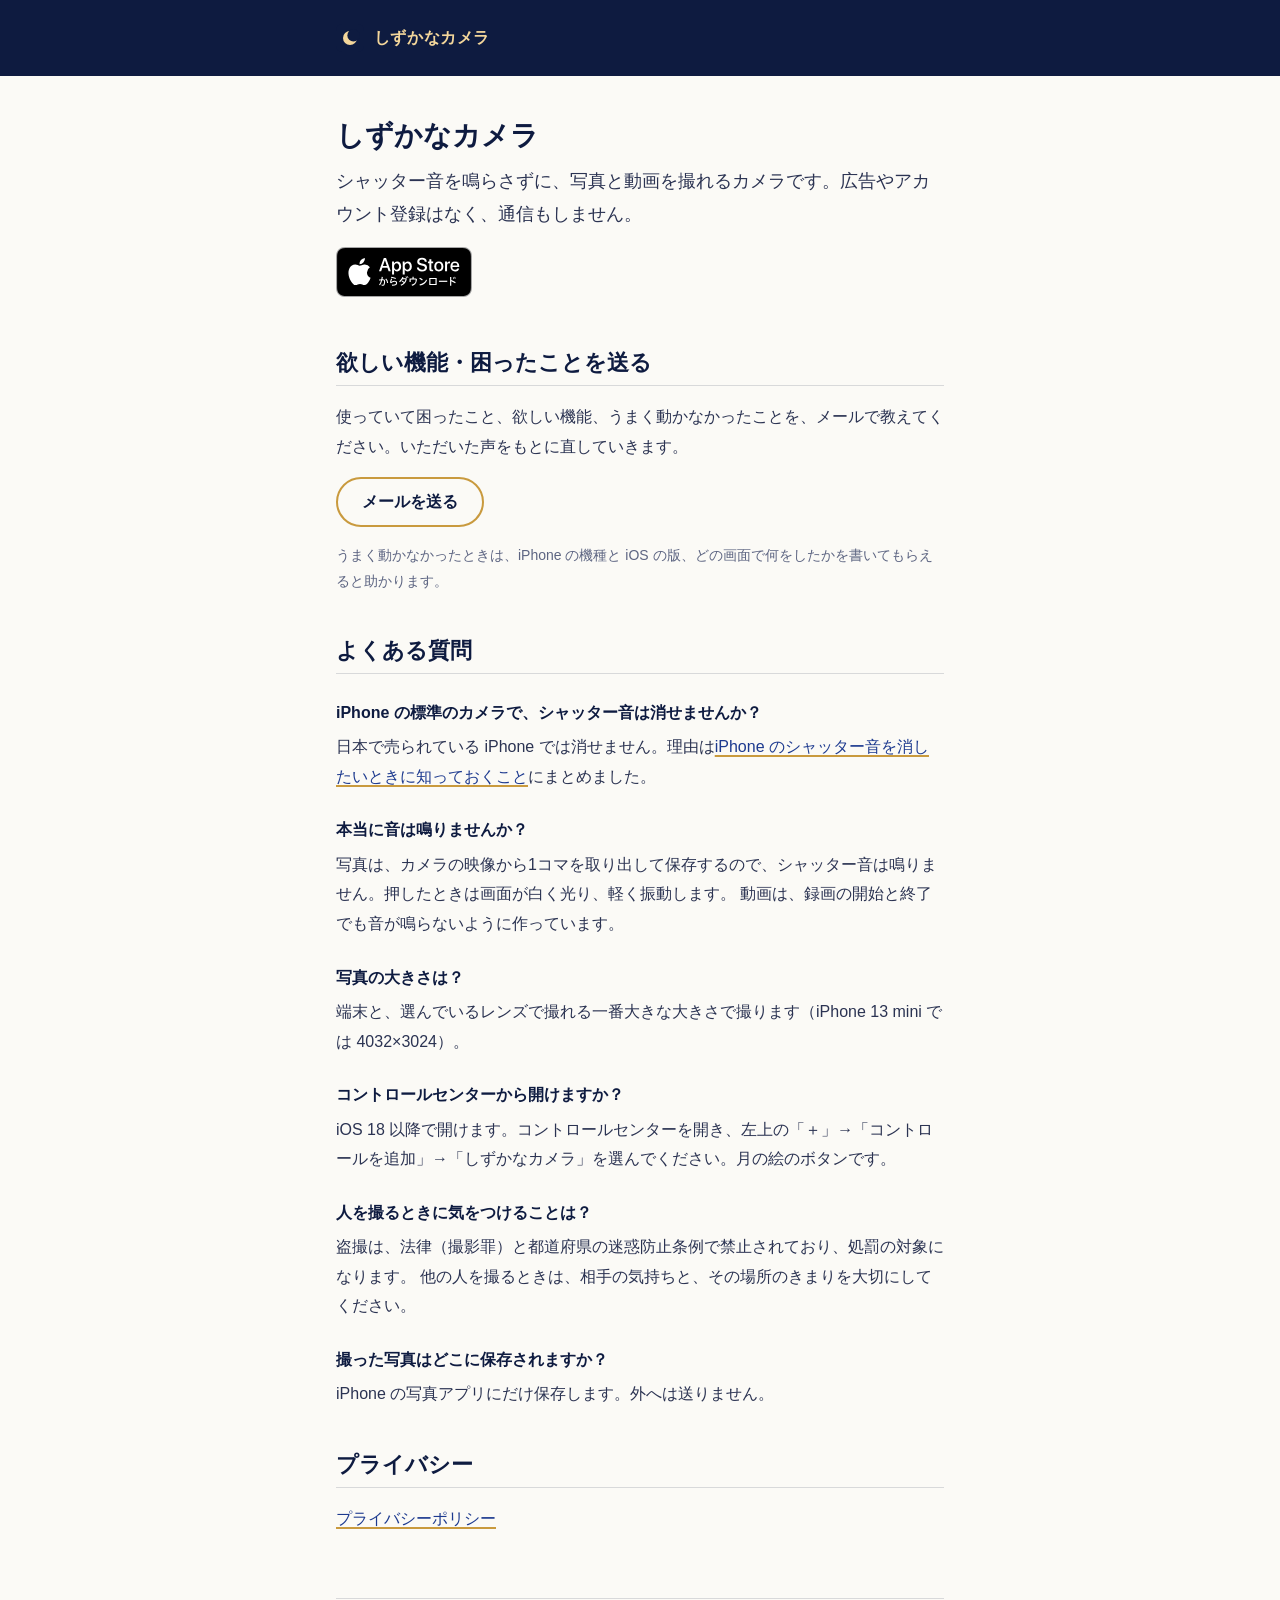
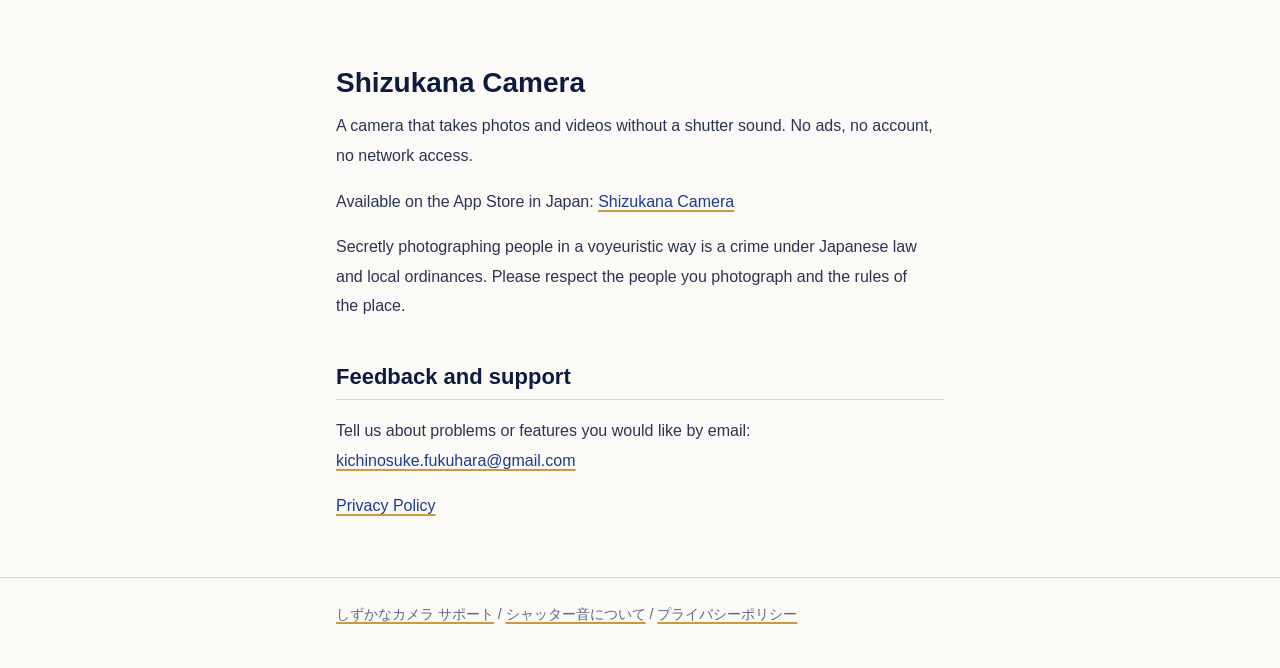
<file: index.html>
<!doctype html>
<html lang="ja">
<head>
<meta charset="utf-8">
<meta name="viewport" content="width=device-width, initial-scale=1">
<title>しずかなカメラ サポート</title>
<meta name="description" content="しずかなカメラ（シャッター音を鳴らさずに写真と動画を撮れる iPhone のカメラアプリ）のサポートページです。">
<meta name="theme-color" content="#0e1b40">
<link rel="canonical" href="https://kichinosukey.github.io/silentcamera-support/">
<link rel="icon" href="moon.svg" type="image/svg+xml">
<link rel="stylesheet" href="style.css">
</head>
<body>
<a class="skip" href="#main">本文へ</a>

<header class="site">
  <div class="site-inner">
    <a href="./"><img src="moon.svg" alt="" width="28" height="28">しずかなカメラ</a>
  </div>
</header>

<main id="main">
<h1>しずかなカメラ</h1>
<p class="lead">シャッター音を鳴らさずに、写真と動画を撮れるカメラです。広告やアカウント登録はなく、通信もしません。</p>
<p class="store"><a href="https://apps.apple.com/app/apple-store/id6834283976?pt=129733033&amp;ct=support-site&amp;mt=8">
<picture>
<source srcset="app-store-badge-white.svg" media="(prefers-color-scheme: dark)">
<img src="app-store-badge-black.svg" alt="App Store からダウンロード" width="136" height="50">
</picture>
</a></p>

<h2>欲しい機能・困ったことを送る</h2>
<p>使っていて困ったこと、欲しい機能、うまく動かなかったことを、メールで教えてください。いただいた声をもとに直していきます。</p>
<p><a class="button" href="mailto:kichinosuke.fukuhara@gmail.com?subject=%E3%81%97%E3%81%9A%E3%81%8B%E3%81%AA%E3%82%AB%E3%83%A1%E3%83%A9">メールを送る</a></p>
<p class="note">うまく動かなかったときは、iPhone の機種と iOS の版、どの画面で何をしたかを書いてもらえると助かります。</p>

<h2>よくある質問</h2>
<dl>
  <dt>iPhone の標準のカメラで、シャッター音は消せませんか？</dt>
  <dd>日本で売られている iPhone では消せません。理由は<a href="shutter-sound.html">iPhone のシャッター音を消したいときに知っておくこと</a>にまとめました。</dd>
  <dt>本当に音は鳴りませんか？</dt>
  <dd>写真は、カメラの映像から1コマを取り出して保存するので、シャッター音は鳴りません。押したときは画面が白く光り、軽く振動します。
    動画は、録画の開始と終了でも音が鳴らないように作っています。</dd>
  <dt>写真の大きさは？</dt>
  <dd>端末と、選んでいるレンズで撮れる一番大きな大きさで撮ります（iPhone 13 mini では 4032×3024）。</dd>
  <dt>コントロールセンターから開けますか？</dt>
  <dd>iOS 18 以降で開けます。コントロールセンターを開き、左上の「＋」→「コントロールを追加」→「しずかなカメラ」を選んでください。月の絵のボタンです。</dd>
  <dt>人を撮るときに気をつけることは？</dt>
  <dd>盗撮は、法律（撮影罪）と都道府県の迷惑防止条例で禁止されており、処罰の対象になります。
    他の人を撮るときは、相手の気持ちと、その場所のきまりを大切にしてください。</dd>
  <dt>撮った写真はどこに保存されますか？</dt>
  <dd>iPhone の写真アプリにだけ保存します。外へは送りません。</dd>
</dl>

<h2>プライバシー</h2>
<p><a href="privacy.html">プライバシーポリシー</a></p>

<hr>

<div lang="en">
<h1>Shizukana Camera</h1>
<p>A camera that takes photos and videos without a shutter sound. No ads, no account, no network access.</p>
<p>Available on the App Store in Japan: <a href="https://apps.apple.com/app/apple-store/id6834283976?pt=129733033&amp;ct=support-site&amp;mt=8">Shizukana Camera</a></p>
<p>Secretly photographing people in a voyeuristic way is a crime under Japanese law and local ordinances. Please respect the people you photograph and the rules of the place.</p>
<h2>Feedback and support</h2>
<p>Tell us about problems or features you would like by email: <a href="mailto:kichinosuke.fukuhara@gmail.com">kichinosuke.fukuhara@gmail.com</a></p>
<p><a href="privacy.html">Privacy Policy</a></p>
</div>

</main>

<footer>
  <div class="footer-inner">
    <a href="./">しずかなカメラ サポート</a> / <a href="shutter-sound.html">シャッター音について</a> / <a href="privacy.html">プライバシーポリシー</a>
  </div>
</footer>

</body>
</html>
</file>
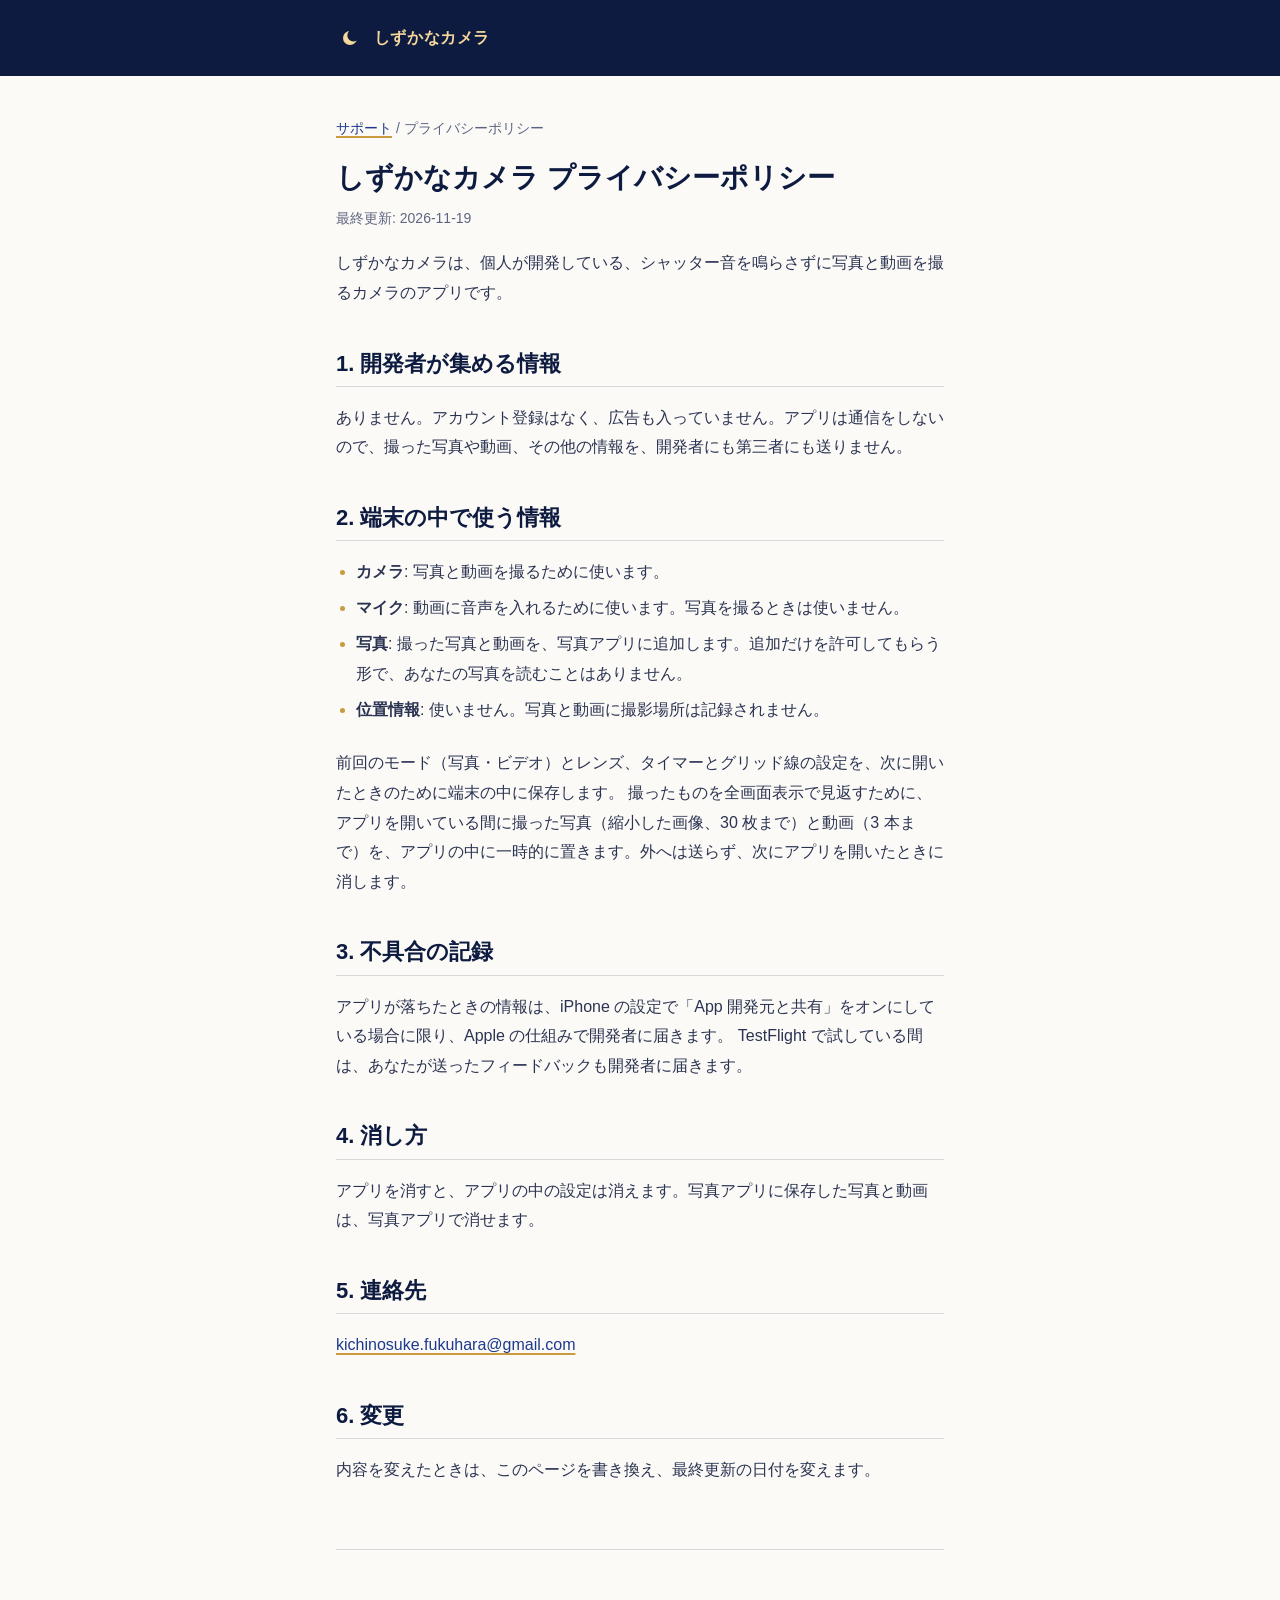
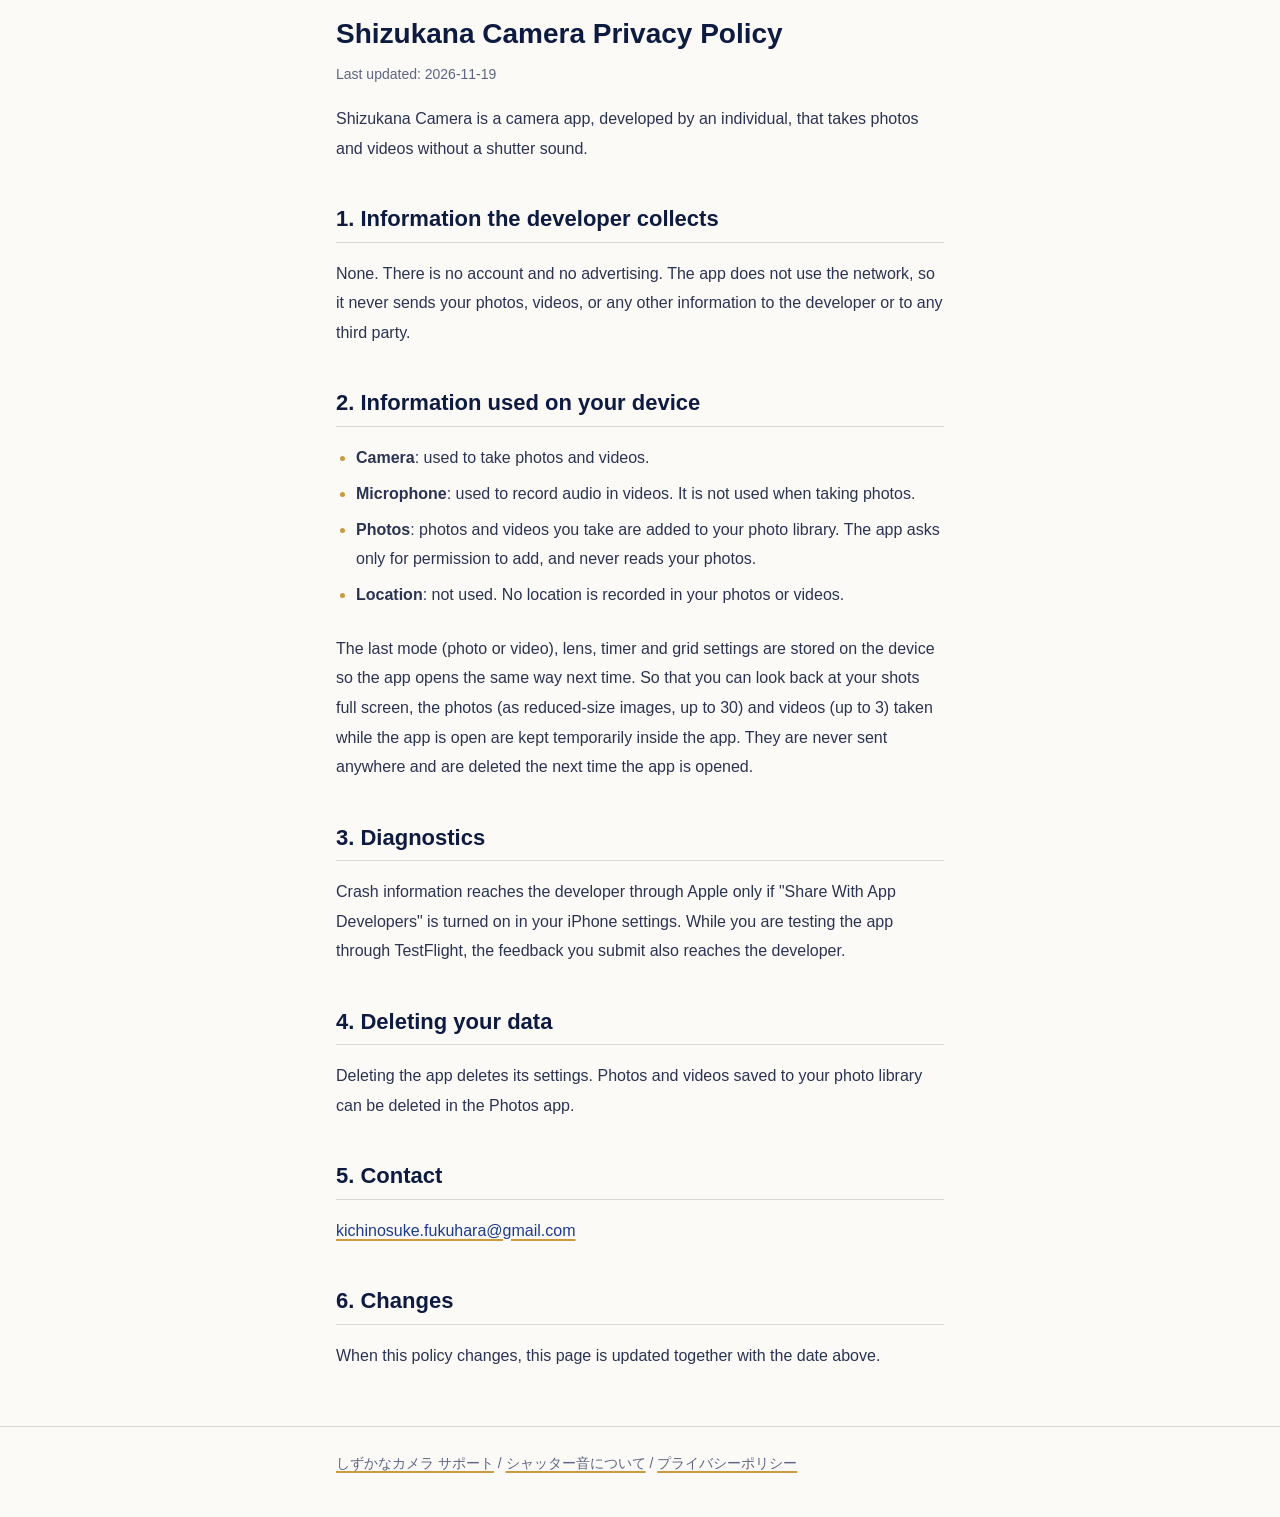
<file: privacy.html>
<!doctype html>
<html lang="ja">
<head>
<meta charset="utf-8">
<meta name="viewport" content="width=device-width, initial-scale=1">
<title>しずかなカメラ プライバシーポリシー</title>
<meta name="description" content="しずかなカメラのプライバシーポリシーです。情報を集めず、通信もしません。">
<meta name="theme-color" content="#0e1b40">
<link rel="canonical" href="https://kichinosukey.github.io/silentcamera-support/privacy.html">
<link rel="icon" href="moon.svg" type="image/svg+xml">
<link rel="stylesheet" href="style.css">
</head>
<body>
<a class="skip" href="#main">本文へ</a>

<header class="site">
  <div class="site-inner">
    <a href="./"><img src="moon.svg" alt="" width="28" height="28">しずかなカメラ</a>
  </div>
</header>

<main id="main">
<p class="crumb"><a href="./">サポート</a> / プライバシーポリシー</p>

<h1>しずかなカメラ プライバシーポリシー</h1>
<p class="date">最終更新: 2026-11-19</p>
<p>しずかなカメラは、個人が開発している、シャッター音を鳴らさずに写真と動画を撮るカメラのアプリです。</p>

<h2>1. 開発者が集める情報</h2>
<p>ありません。アカウント登録はなく、広告も入っていません。アプリは通信をしないので、撮った写真や動画、その他の情報を、開発者にも第三者にも送りません。</p>

<h2>2. 端末の中で使う情報</h2>
<ul>
  <li><strong>カメラ</strong>: 写真と動画を撮るために使います。</li>
  <li><strong>マイク</strong>: 動画に音声を入れるために使います。写真を撮るときは使いません。</li>
  <li><strong>写真</strong>: 撮った写真と動画を、写真アプリに追加します。追加だけを許可してもらう形で、あなたの写真を読むことはありません。</li>
  <li><strong>位置情報</strong>: 使いません。写真と動画に撮影場所は記録されません。</li>
</ul>
<p>前回のモード（写真・ビデオ）とレンズ、タイマーとグリッド線の設定を、次に開いたときのために端末の中に保存します。
撮ったものを全画面表示で見返すために、アプリを開いている間に撮った写真（縮小した画像、30 枚まで）と動画（3 本まで）を、アプリの中に一時的に置きます。外へは送らず、次にアプリを開いたときに消します。</p>

<h2>3. 不具合の記録</h2>
<p>アプリが落ちたときの情報は、iPhone の設定で「App 開発元と共有」をオンにしている場合に限り、Apple の仕組みで開発者に届きます。
TestFlight で試している間は、あなたが送ったフィードバックも開発者に届きます。</p>

<h2>4. 消し方</h2>
<p>アプリを消すと、アプリの中の設定は消えます。写真アプリに保存した写真と動画は、写真アプリで消せます。</p>

<h2>5. 連絡先</h2>
<p><a href="mailto:kichinosuke.fukuhara@gmail.com">kichinosuke.fukuhara@gmail.com</a></p>

<h2>6. 変更</h2>
<p>内容を変えたときは、このページを書き換え、最終更新の日付を変えます。</p>

<hr>

<div lang="en">
<h1>Shizukana Camera Privacy Policy</h1>
<p class="date">Last updated: 2026-11-19</p>
<p>Shizukana Camera is a camera app, developed by an individual, that takes photos and videos without a shutter sound.</p>

<h2>1. Information the developer collects</h2>
<p>None. There is no account and no advertising. The app does not use the network, so it never sends your photos, videos, or any other information to the developer or to any third party.</p>

<h2>2. Information used on your device</h2>
<ul>
  <li><strong>Camera</strong>: used to take photos and videos.</li>
  <li><strong>Microphone</strong>: used to record audio in videos. It is not used when taking photos.</li>
  <li><strong>Photos</strong>: photos and videos you take are added to your photo library. The app asks only for permission to add, and never reads your photos.</li>
  <li><strong>Location</strong>: not used. No location is recorded in your photos or videos.</li>
</ul>
<p>The last mode (photo or video), lens, timer and grid settings are stored on the device so the app opens the same way next time.
So that you can look back at your shots full screen, the photos (as reduced-size images, up to 30) and videos (up to 3) taken while the app is open are kept temporarily inside the app. They are never sent anywhere and are deleted the next time the app is opened.</p>

<h2>3. Diagnostics</h2>
<p>Crash information reaches the developer through Apple only if "Share With App Developers" is turned on in your iPhone settings.
While you are testing the app through TestFlight, the feedback you submit also reaches the developer.</p>

<h2>4. Deleting your data</h2>
<p>Deleting the app deletes its settings. Photos and videos saved to your photo library can be deleted in the Photos app.</p>

<h2>5. Contact</h2>
<p><a href="mailto:kichinosuke.fukuhara@gmail.com">kichinosuke.fukuhara@gmail.com</a></p>

<h2>6. Changes</h2>
<p>When this policy changes, this page is updated together with the date above.</p>
</div>

</main>

<footer>
  <div class="footer-inner">
    <a href="./">しずかなカメラ サポート</a> / <a href="shutter-sound.html">シャッター音について</a> / <a href="privacy.html">プライバシーポリシー</a>
  </div>
</footer>

</body>
</html>
</file>
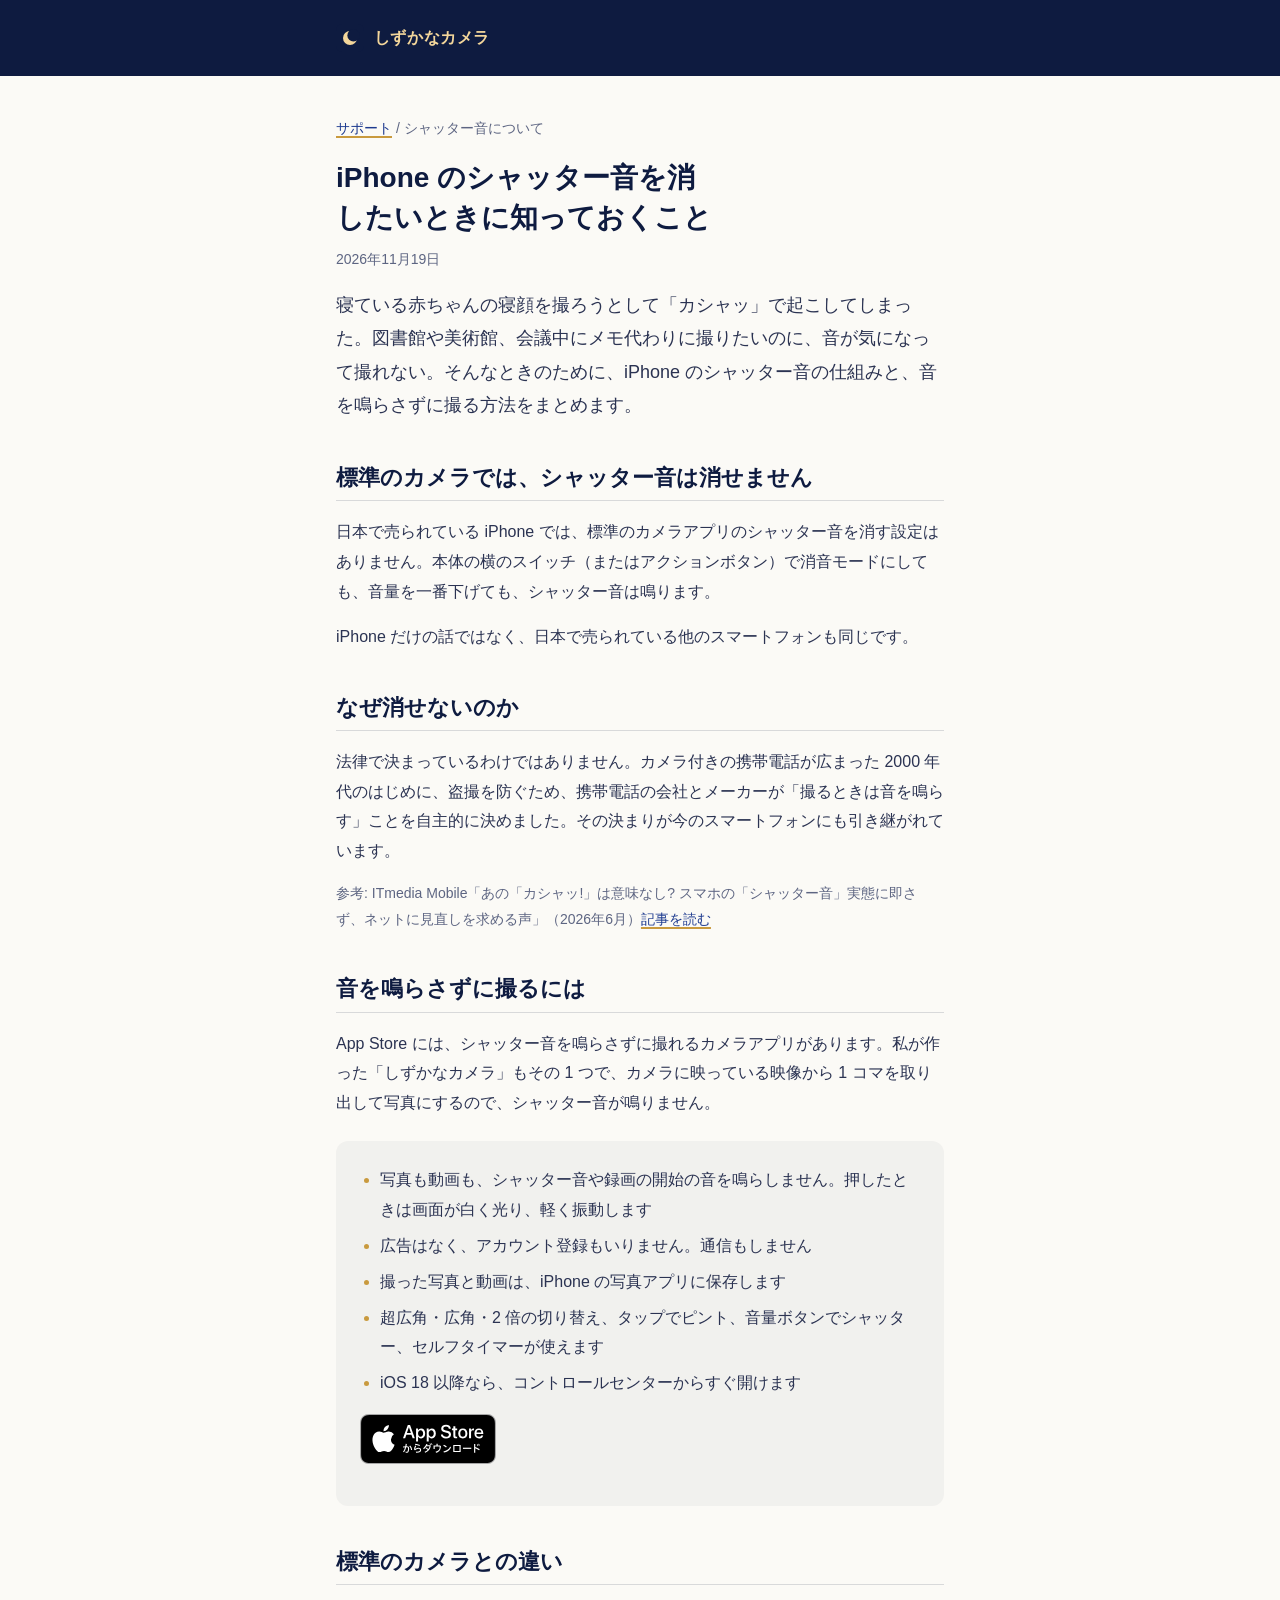
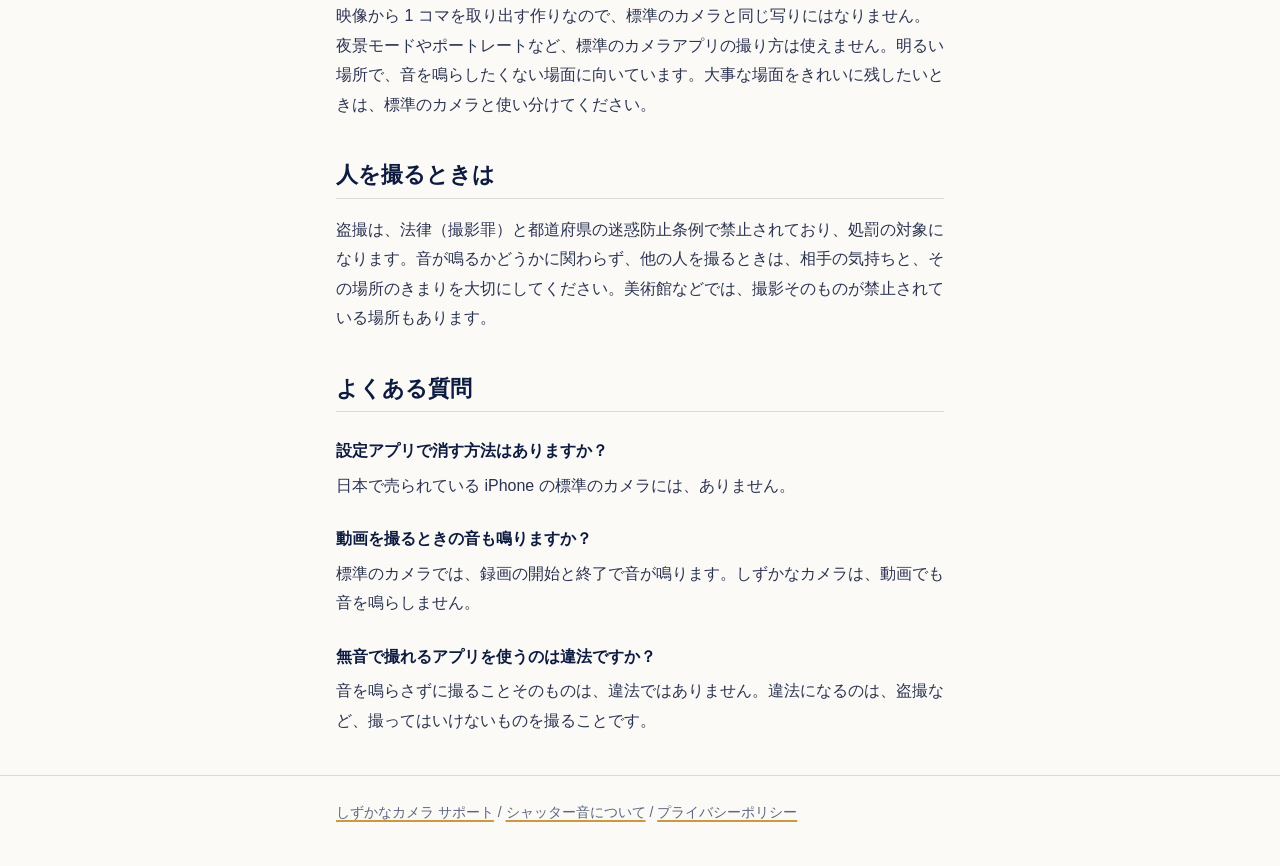
<file: shutter-sound.html>
<!doctype html>
<html lang="ja">
<head>
<meta charset="utf-8">
<meta name="viewport" content="width=device-width, initial-scale=1">
<title>iPhone のシャッター音を消したいときに知っておくこと | しずかなカメラ</title>
<meta name="description" content="日本で売られている iPhone は、標準のカメラのシャッター音を消せません。理由と、消音モードでも鳴るわけ、寝ている赤ちゃんや静かな場所で音を鳴らさずに撮る方法をまとめました。">
<meta property="og:title" content="iPhone のシャッター音を消したいときに知っておくこと">
<meta property="og:description" content="標準のカメラで消せない理由と、音を鳴らさずに撮る方法。">
<meta name="theme-color" content="#0e1b40">
<link rel="canonical" href="https://kichinosukey.github.io/silentcamera-support/shutter-sound.html">
<link rel="icon" href="moon.svg" type="image/svg+xml">
<link rel="stylesheet" href="style.css">
<script type="application/ld+json">
{
  "@context": "https://schema.org",
  "@type": "FAQPage",
  "mainEntity": [
    {"@type": "Question", "name": "設定アプリで消す方法はありますか？",
     "acceptedAnswer": {"@type": "Answer", "text": "日本で売られている iPhone の標準のカメラには、ありません。"}},
    {"@type": "Question", "name": "動画を撮るときの音も鳴りますか？",
     "acceptedAnswer": {"@type": "Answer", "text": "標準のカメラでは、録画の開始と終了で音が鳴ります。しずかなカメラは、動画でも音を鳴らしません。"}},
    {"@type": "Question", "name": "無音で撮れるアプリを使うのは違法ですか？",
     "acceptedAnswer": {"@type": "Answer", "text": "音を鳴らさずに撮ることそのものは、違法ではありません。違法になるのは、盗撮など、撮ってはいけないものを撮ることです。"}}
  ]
}
</script>
</head>
<body>
<a class="skip" href="#main">本文へ</a>

<header class="site">
  <div class="site-inner">
    <a href="./"><img src="moon.svg" alt="" width="28" height="28">しずかなカメラ</a>
  </div>
</header>

<main id="main">
<p class="crumb"><a href="./">サポート</a> / シャッター音について</p>

<h1>iPhone のシャッター音を消したいときに知っておくこと</h1>
<p class="date">2026年11月19日</p>

<p class="lead">寝ている赤ちゃんの寝顔を撮ろうとして「カシャッ」で起こしてしまった。図書館や美術館、会議中にメモ代わりに撮りたいのに、音が気になって撮れない。そんなときのために、iPhone のシャッター音の仕組みと、音を鳴らさずに撮る方法をまとめます。</p>

<h2>標準のカメラでは、シャッター音は消せません</h2>
<p>日本で売られている iPhone では、標準のカメラアプリのシャッター音を消す設定はありません。本体の横のスイッチ（またはアクションボタン）で消音モードにしても、音量を一番下げても、シャッター音は鳴ります。</p>
<p>iPhone だけの話ではなく、日本で売られている他のスマートフォンも同じです。</p>

<h2>なぜ消せないのか</h2>
<p>法律で決まっているわけではありません。カメラ付きの携帯電話が広まった 2000 年代のはじめに、盗撮を防ぐため、携帯電話の会社とメーカーが「撮るときは音を鳴らす」ことを自主的に決めました。その決まりが今のスマートフォンにも引き継がれています。</p>
<p class="note">参考: ITmedia Mobile「あの「カシャッ!」は意味なし? スマホの「シャッター音」実態に即さず、ネットに見直しを求める声」（2026年6月）<a href="https://www.itmedia.co.jp/mobile/articles/2606/15/news096.html">記事を読む</a></p>

<h2>音を鳴らさずに撮るには</h2>
<p>App Store には、シャッター音を鳴らさずに撮れるカメラアプリがあります。私が作った「しずかなカメラ」もその 1 つで、カメラに映っている映像から 1 コマを取り出して写真にするので、シャッター音が鳴りません。</p>
<div class="callout">
<ul>
  <li>写真も動画も、シャッター音や録画の開始の音を鳴らしません。押したときは画面が白く光り、軽く振動します</li>
  <li>広告はなく、アカウント登録もいりません。通信もしません</li>
  <li>撮った写真と動画は、iPhone の写真アプリに保存します</li>
  <li>超広角・広角・2 倍の切り替え、タップでピント、音量ボタンでシャッター、セルフタイマーが使えます</li>
  <li>iOS 18 以降なら、コントロールセンターからすぐ開けます</li>
</ul>
<p class="store"><a href="https://apps.apple.com/app/apple-store/id6834283976?pt=129733033&amp;ct=shutter-sound-page&amp;mt=8">
<picture>
<source srcset="app-store-badge-white.svg" media="(prefers-color-scheme: dark)">
<img src="app-store-badge-black.svg" alt="App Store からダウンロード" width="136" height="50">
</picture>
</a></p>
</div>

<h2>標準のカメラとの違い</h2>
<p>映像から 1 コマを取り出す作りなので、標準のカメラと同じ写りにはなりません。夜景モードやポートレートなど、標準のカメラアプリの撮り方は使えません。明るい場所で、音を鳴らしたくない場面に向いています。大事な場面をきれいに残したいときは、標準のカメラと使い分けてください。</p>

<h2>人を撮るときは</h2>
<p>盗撮は、法律（撮影罪）と都道府県の迷惑防止条例で禁止されており、処罰の対象になります。音が鳴るかどうかに関わらず、他の人を撮るときは、相手の気持ちと、その場所のきまりを大切にしてください。美術館などでは、撮影そのものが禁止されている場所もあります。</p>

<h2>よくある質問</h2>
<dl>
  <dt>設定アプリで消す方法はありますか？</dt>
  <dd>日本で売られている iPhone の標準のカメラには、ありません。</dd>
  <dt>動画を撮るときの音も鳴りますか？</dt>
  <dd>標準のカメラでは、録画の開始と終了で音が鳴ります。しずかなカメラは、動画でも音を鳴らしません。</dd>
  <dt>無音で撮れるアプリを使うのは違法ですか？</dt>
  <dd>音を鳴らさずに撮ることそのものは、違法ではありません。違法になるのは、盗撮など、撮ってはいけないものを撮ることです。</dd>
</dl>
</main>

<footer>
  <div class="footer-inner">
    <a href="./">しずかなカメラ サポート</a> / <a href="shutter-sound.html">シャッター音について</a> / <a href="privacy.html">プライバシーポリシー</a>
  </div>
</footer>

</body>
</html>
</file>
<file: style.css>
/* しずかなカメラ サポート
   色はアプリのアイコンとストアのスクリーンショットに合わせる（夜空の紺、月の色）。
   scripts/store_caption.py の NAVY (14,27,64) と CREAM (244,215,155)。 */
:root {
  color-scheme: light dark;
  --navy: #0e1b40;
  --cream: #f4d79b;

  --bg: #fbfaf6;
  --text: #2b3352;
  --heading: var(--navy);
  --muted: #5d6582;
  --link: #1d3a8f;
  --rule: #0e1b4026;
  --accent: #c99a3e;           /* 線と飾りだけに使う。文字には使わない（白地で読みにくい） */
  --band-bg: var(--navy);
  --band-text: var(--cream);
  --callout-bg: #0e1b400a;
  --focus: #1d3a8f;

  --step--1: 0.875rem;
  --step-0: 1rem;
  --step-1: 1.125rem;
  --step-2: 1.375rem;
  --step-3: 1.75rem;
  --space-1: 0.5rem;
  --space-2: 1rem;
  --space-3: 1.5rem;
  --space-4: 2.5rem;
  --space-5: 4rem;
}
@media (prefers-color-scheme: dark) {
  :root {
    --bg: #0b1531;
    --text: #dfe3ef;
    --heading: var(--cream);
    --muted: #a3abc4;
    --link: var(--cream);
    --rule: #f4d79b33;
    --accent: var(--cream);
    --band-bg: #0e1b40;
    --callout-bg: #f4d79b0f;
    --focus: var(--cream);
  }
}

* { box-sizing: border-box; }
html { -webkit-text-size-adjust: 100%; overflow-x: clip; }
body {
  margin: 0;
  background: var(--bg);
  color: var(--text);
  font-family: -apple-system, BlinkMacSystemFont, "Hiragino Sans", "Noto Sans JP", sans-serif;
  font-size: var(--step-0);
  line-height: 1.85;
  overflow-x: clip;
}

/* 上の帯: アプリ名。どのページでも同じ場所に出す */
.site {
  background: var(--band-bg);
  color: var(--band-text);
}
.site-inner {
  max-width: 40rem;
  margin: 0 auto;
  padding: var(--space-2);
  display: flex;
  align-items: center;
  gap: 0.6rem;
}
.site a {
  color: var(--band-text);
  text-decoration: none;
  font-weight: 700;
  letter-spacing: 0.04em;
  display: inline-flex;
  align-items: center;
  gap: 0.6rem;
  min-height: 44px;
}
.site img { display: block; }

main, .footer-inner {
  max-width: 40rem;
  margin: 0 auto;
  padding: 0 var(--space-2);
}
main { padding-top: var(--space-4); padding-bottom: var(--space-4); }

h1, h2 { color: var(--heading); line-height: 1.45; text-wrap: balance; }
h1 { font-size: var(--step-3); margin: 0 0 var(--space-1); }
h2 {
  font-size: var(--step-2);
  margin: var(--space-4) 0 var(--space-2);
  padding-bottom: 0.4rem;
  border-bottom: 1px solid var(--rule);
}
p, li, dd { text-wrap: pretty; }
p { margin: 0 0 var(--space-2); }
ul { padding-left: 1.25rem; margin: 0 0 var(--space-3); }
li { margin-bottom: 0.4rem; }
li::marker { color: var(--accent); }

a { color: var(--link); text-decoration-color: var(--accent); text-decoration-thickness: 2px; text-underline-offset: 0.2em; }
a:active { opacity: 0.7; }
a:focus-visible, .button:focus-visible { outline: 3px solid var(--focus); outline-offset: 3px; border-radius: 4px; }

.lead { font-size: var(--step-1); }
.date, .note { color: var(--muted); font-size: var(--step--1); }
.crumb { color: var(--muted); font-size: var(--step--1); margin-bottom: var(--space-2); }

hr { margin: var(--space-5) 0; border: 0; border-top: 1px solid var(--rule); }

dl { margin: 0; }
dt { color: var(--heading); font-weight: 700; margin-top: var(--space-3); }
dd { margin: 0.3rem 0 0; }

/* アプリの紹介: 地の色を少し変えて、ここだけまとまって見えるようにする */
.callout {
  background: var(--callout-bg);
  border-radius: 12px;
  padding: var(--space-3) var(--space-3) var(--space-2);
  margin: var(--space-3) 0;
}
.callout ul { margin-bottom: var(--space-2); }

.store { margin: var(--space-2) 0; }
.store a { display: inline-block; }
.store img { display: block; }

.button {
  display: inline-flex; align-items: center; min-height: 44px;
  padding: var(--space-1) var(--space-3); border-radius: 999px; border: 2px solid var(--accent);
  color: var(--heading); text-decoration: none; font-weight: 700;
}

.skip {
  position: absolute; left: var(--space-2); top: -4rem;
  background: var(--cream); color: var(--navy); padding: var(--space-1) var(--space-2);
  border-radius: 8px; font-weight: 700; z-index: 10;
}
.skip:focus { top: var(--space-1); }

footer { border-top: 1px solid var(--rule); color: var(--muted); font-size: var(--step--1); }
.footer-inner { padding-top: var(--space-3); padding-bottom: var(--space-4); }
footer a { color: var(--muted); white-space: nowrap; }
.site a:focus-visible { outline-color: var(--cream); }
</file>
